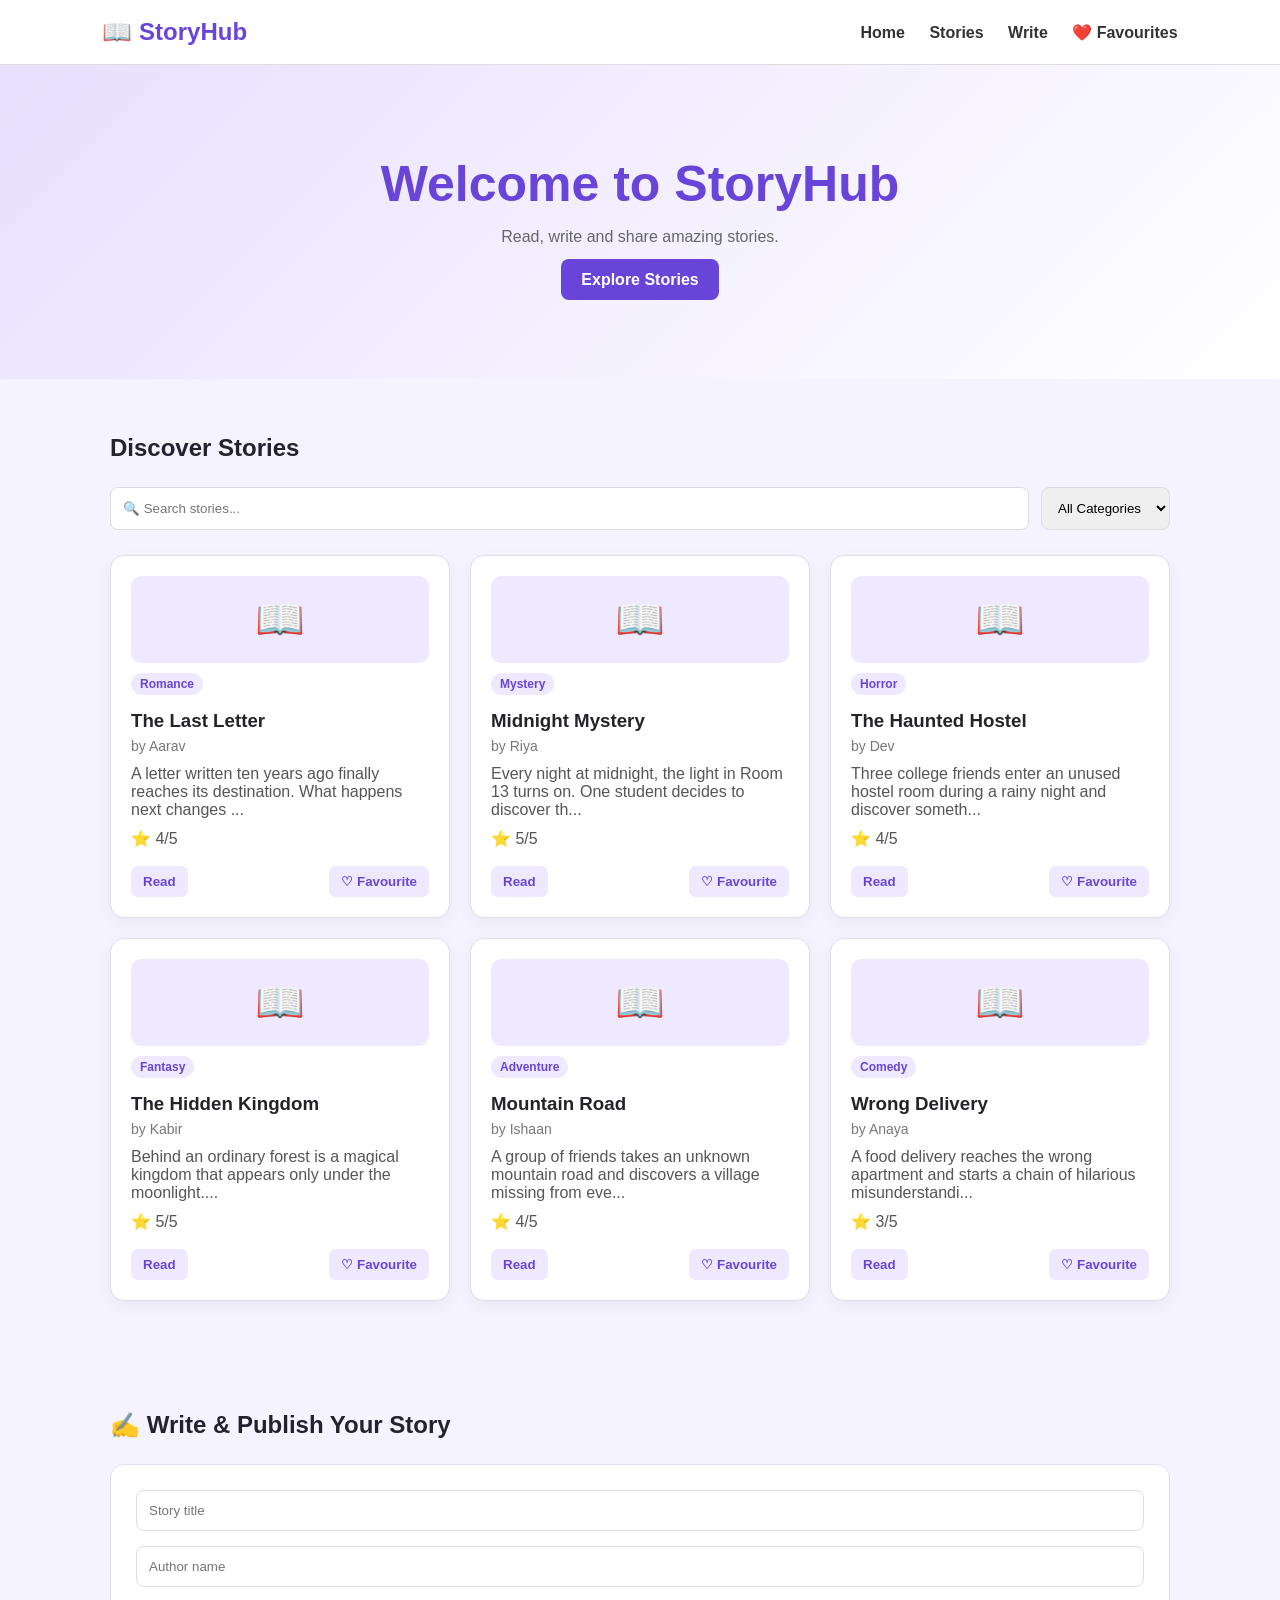
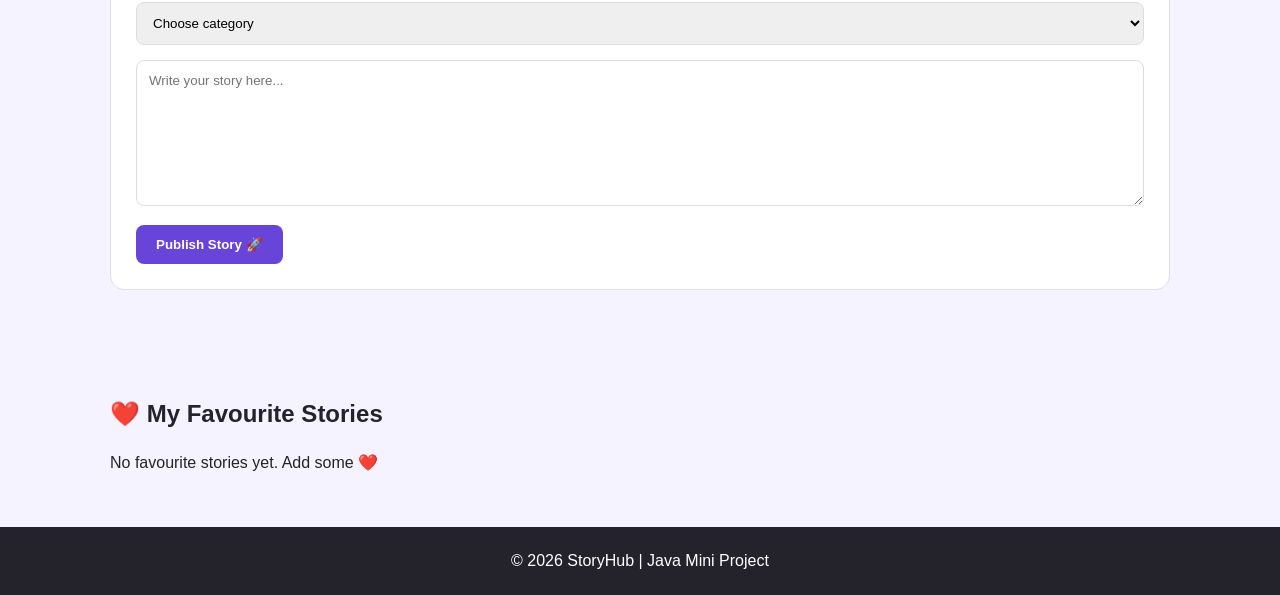
<file: frontend/index.html>
<!DOCTYPE html>
<html lang="en">
<head>
<meta charset="UTF-8">
<meta name="viewport" content="width=device-width, initial-scale=1.0">
<title>StoryHub</title>
<link rel="stylesheet" href="style.css">
</head>
<body>

<header>
    <h2>📖 StoryHub</h2>
    <nav>
        <a href="#home">Home</a>
        <a href="#stories">Stories</a>
        <a href="#write">Write</a>
        <a href="#favourites">❤️ Favourites</a>
    </nav>
</header>

<section id="home" class="hero">
    <h1>Welcome to StoryHub</h1>
    <p>Read, write and share amazing stories.</p>
    <a href="#stories" class="btn">Explore Stories</a>
</section>

<section id="stories" class="section">
    <h2>Discover Stories</h2>
    <div class="tools">
        <input id="search" type="text" placeholder="🔍 Search stories...">
        <select id="category">
            <option value="All">All Categories</option>
            <option>Romance</option><option>Mystery</option><option>Horror</option>
            <option>Adventure</option><option>Fantasy</option><option>Comedy</option>
        </select>
    </div>
    <div id="storyList" class="story-grid"></div>
</section>

<section id="write" class="section">
    <h2>✍️ Write & Publish Your Story</h2>
    <form id="storyForm">
        <input id="title" type="text" placeholder="Story title" required>
        <input id="author" type="text" placeholder="Author name" required>
        <select id="storyCategory" required>
            <option value="">Choose category</option>
            <option>Romance</option><option>Mystery</option><option>Horror</option>
            <option>Adventure</option><option>Fantasy</option><option>Comedy</option>
        </select>
        <textarea id="content" rows="8" placeholder="Write your story here..." required></textarea>
        <button class="btn" type="submit">Publish Story 🚀</button>
    </form>
</section>

<section id="favourites" class="section">
    <h2>❤️ My Favourite Stories</h2>
    <div id="favouriteList" class="story-grid"></div>
</section>

<div id="reader" class="reader hidden">
    <div class="reader-box">
        <button onclick="closeReader()" class="close">✕</button>
        <h2 id="readerTitle"></h2>
        <p id="readerAuthor"></p>
        <p id="readerCategory"></p>
        <hr>
        <p id="readerContent"></p>
        <h3>Give Rating</h3>
        <div id="ratingButtons"></div>
    </div>
</div>

<footer>© 2026 StoryHub | Java Mini Project</footer>
<script src="script.js"></script>
</body>
</html>
</file>
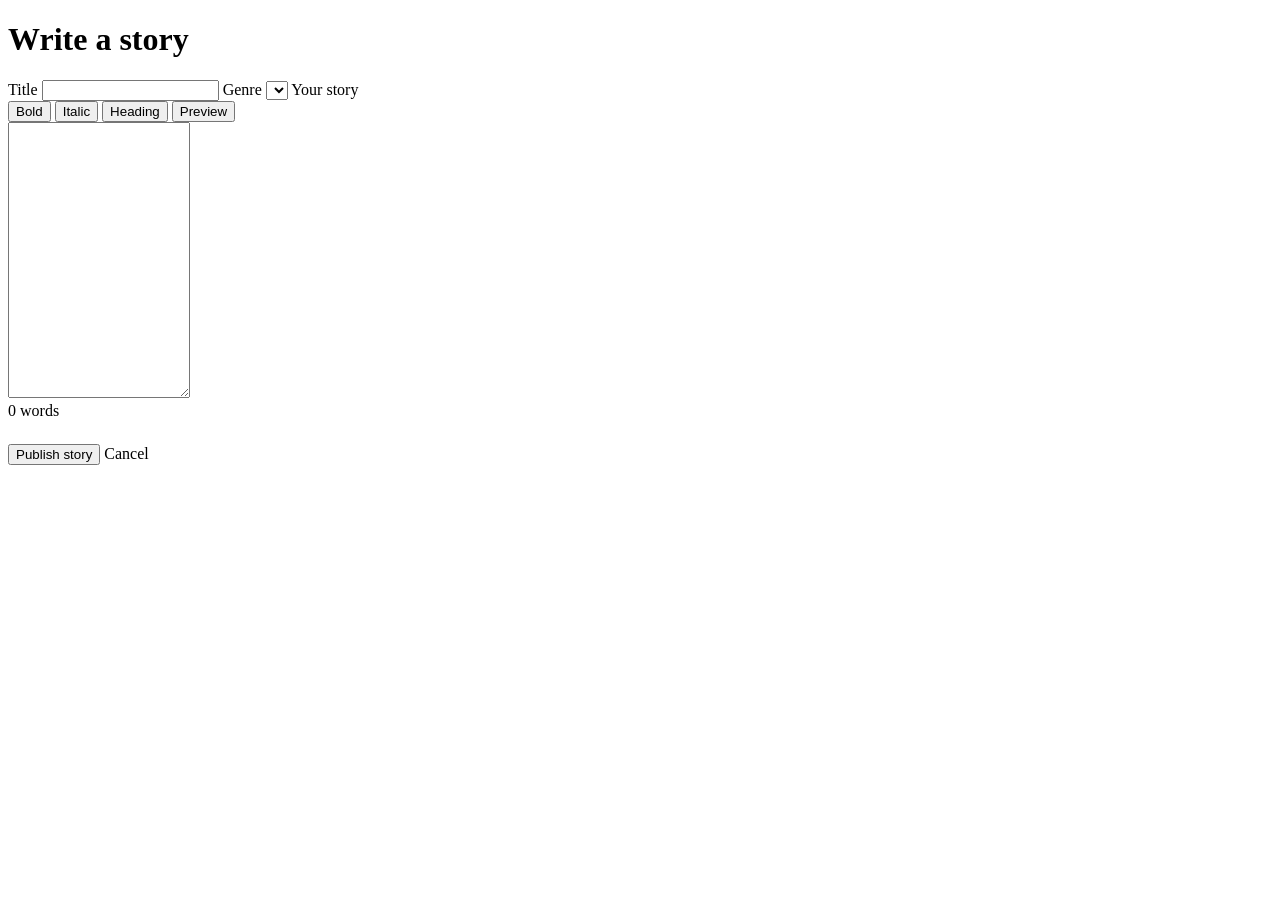
<file: target/classes/templates/editor.html>
<!DOCTYPE html>
<html xmlns:th="http://www.thymeleaf.org">
<!-- Used for both "write new story" and "edit story" -->
<head th:replace="~{fragments :: head('Write')}"></head>
<body>
<header th:replace="~{fragments :: nav}"></header>
<main class="form-page">
  <h1 th:text="${story.id == null} ? 'Write a story' : 'Edit your story'">Write a story</h1>
  <div class="error" th:if="${error}" th:text="${error}"></div>

  <form th:action="@{${action}}" method="post">
    <label for="title">Title</label>
    <input id="title" type="text" name="title" maxlength="150" th:value="${story.title}" required>

    <label for="category">Genre</label>
    <select id="category" name="category">
      <option th:each="c : ${categories}" th:value="${c}" th:text="${c}" th:selected="${c == story.category}"></option>
    </select>

    <label for="content">Your story</label>
    <div class="toolbar">
      <button type="button" data-wrap="**|**">Bold</button>
      <button type="button" data-wrap="*|*">Italic</button>
      <button type="button" data-wrap="# |">Heading</button>
      <button type="button" id="previewBtn">Preview</button>
    </div>
    <textarea id="content" name="content" rows="18" required th:text="${story.content}"></textarea>
    <div class="meta" id="wordCount">0 words</div>
    <div id="preview" class="preview story-text"></div>

    <p style="margin-top:24px">
      <button class="btn" th:text="${story.id == null} ? 'Publish story' : 'Save changes'">Publish story</button>
      <a class="btn ghost" th:href="@{/}">Cancel</a>
    </p>
  </form>
</main>
<footer th:replace="~{fragments :: footer}"></footer>
</body>
</html>
</file>
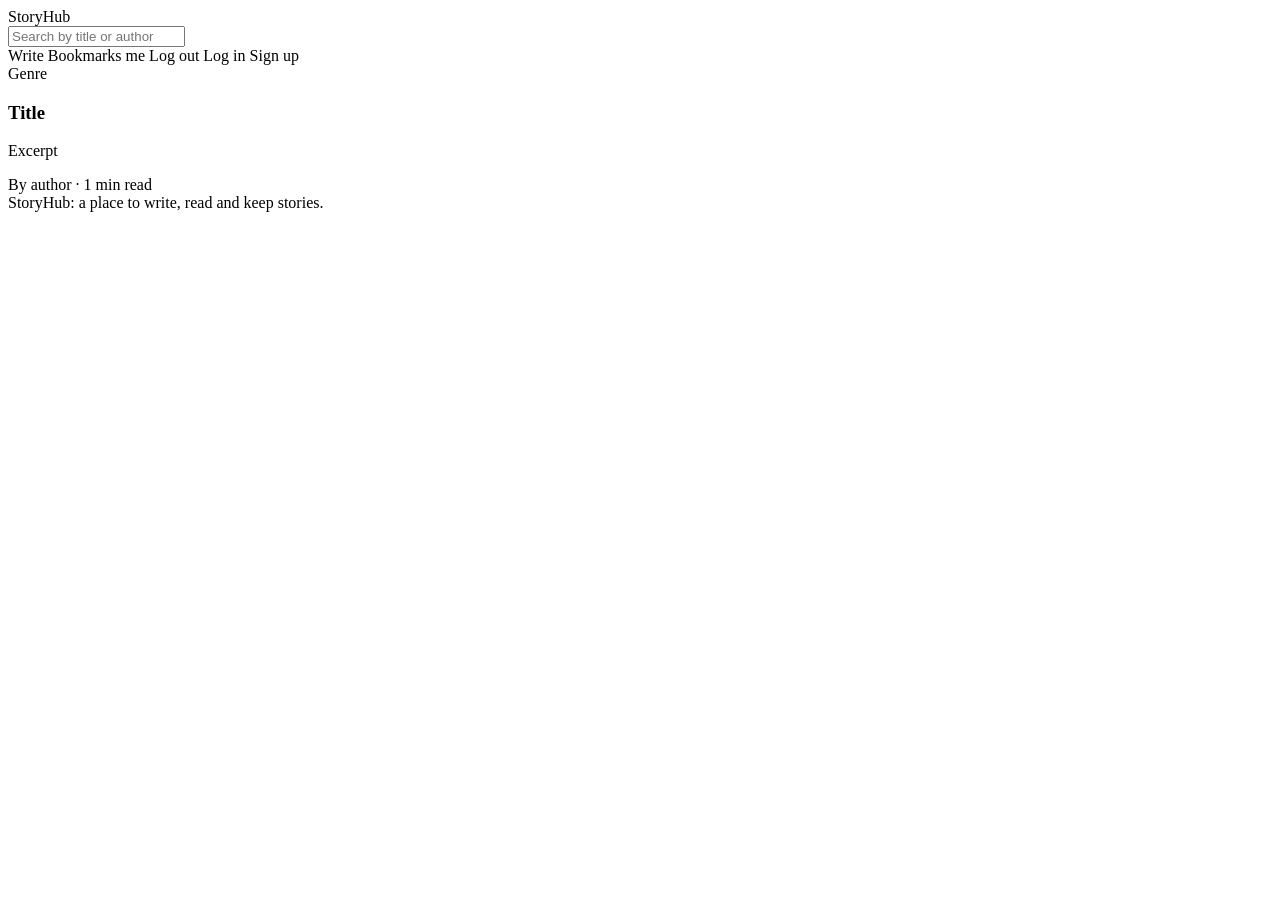
<file: target/classes/templates/fragments.html>
<!DOCTYPE html>
<html xmlns:th="http://www.thymeleaf.org">
<!-- Reusable pieces: <head>, navbar, footer, story card. Included in every page. -->
<head th:fragment="head(title)">
  <meta charset="UTF-8">
  <meta name="viewport" content="width=device-width, initial-scale=1">
  <title th:text="${title} + ' | StoryHub'">StoryHub</title>
  <link rel="preconnect" href="https://fonts.googleapis.com">
  <link href="https://fonts.googleapis.com/css2?family=Lora:ital,wght@0,400;0,600;0,700;1,400&family=Plus+Jakarta+Sans:wght@400;500;600;700&display=swap" rel="stylesheet">
  <link rel="stylesheet" th:href="@{/css/style.css}">
</head>
<body>
<header th:fragment="nav" class="nav">
  <div class="container">
    <a class="brand" th:href="@{/}">Story<span>Hub</span></a>
    <form class="search" th:action="@{/search}" method="get" autocomplete="off">
      <input id="searchBox" type="text" name="q" placeholder="Search by title or author" aria-label="Search stories">
      <div id="suggest" class="suggest"></div>
    </form>
    <nav class="links">
      <a th:href="@{/stories/new}">Write</a>
      <th:block th:if="${currentUser != null}">
        <a th:href="@{/favorites}">Bookmarks</a>
        <a th:href="@{/profile}" th:text="${currentUser.username}">me</a>
        <a th:href="@{/logout}">Log out</a>
      </th:block>
      <th:block th:if="${currentUser == null}">
        <a th:href="@{/login}">Log in</a>
        <a class="btn" th:href="@{/register}">Sign up</a>
      </th:block>
    </nav>
  </div>
</header>

<article th:fragment="card(s)" class="card">
  <span class="tag" th:text="${s.category}">Genre</span>
  <h3><a th:href="@{/stories/{id}(id=${s.id})}" th:text="${s.title}">Title</a></h3>
  <p class="excerpt" th:text="${s.excerpt}">Excerpt</p>
  <div class="meta">By <span th:text="${s.author.username}">author</span> · <span th:text="${s.readingMinutes}">1</span> min read</div>
</article>

<footer th:fragment="footer" class="footer">
  <div class="container">StoryHub: a place to write, read and keep stories.</div>
  <script th:src="@{/js/app.js}"></script>
</footer>
</html>
</file>
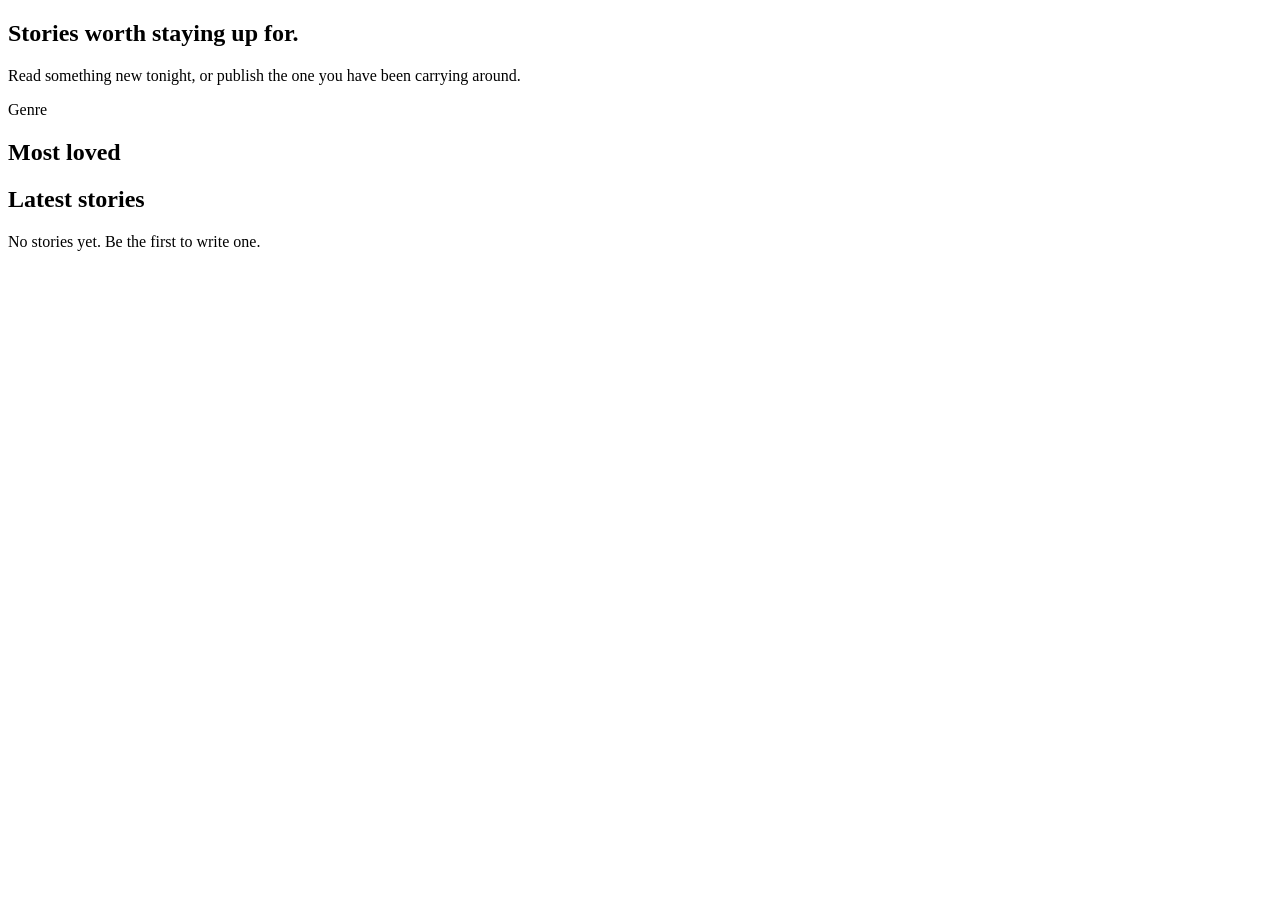
<file: target/classes/templates/home.html>
<!DOCTYPE html>
<html xmlns:th="http://www.thymeleaf.org">
<head th:replace="~{fragments :: head('Home')}"></head>
<body>
<header th:replace="~{fragments :: nav}"></header>
<main class="container">
  <section class="hero">
    <h1>Stories worth staying up for.</h1>
    <p>Read something new tonight, or publish the one you have been carrying around.</p>
    <div class="chips">
      <a class="chip" th:each="c : ${categories}" th:href="@{/category/{c}(c=${c})}" th:text="${c}">Genre</a>
    </div>
  </section>

  <h2 class="section-title">Most loved</h2>
  <div class="grid">
    <th:block th:each="s : ${featured}"><th:block th:replace="~{fragments :: card(${s})}"></th:block></th:block>
  </div>

  <h2 class="section-title">Latest stories</h2>
  <div class="grid">
    <th:block th:each="s : ${latest}"><th:block th:replace="~{fragments :: card(${s})}"></th:block></th:block>
  </div>
  <p class="empty" th:if="${#lists.isEmpty(latest)}">No stories yet. Be the first to write one.</p>
</main>
<footer th:replace="~{fragments :: footer}"></footer>
</body>
</html>
</file>
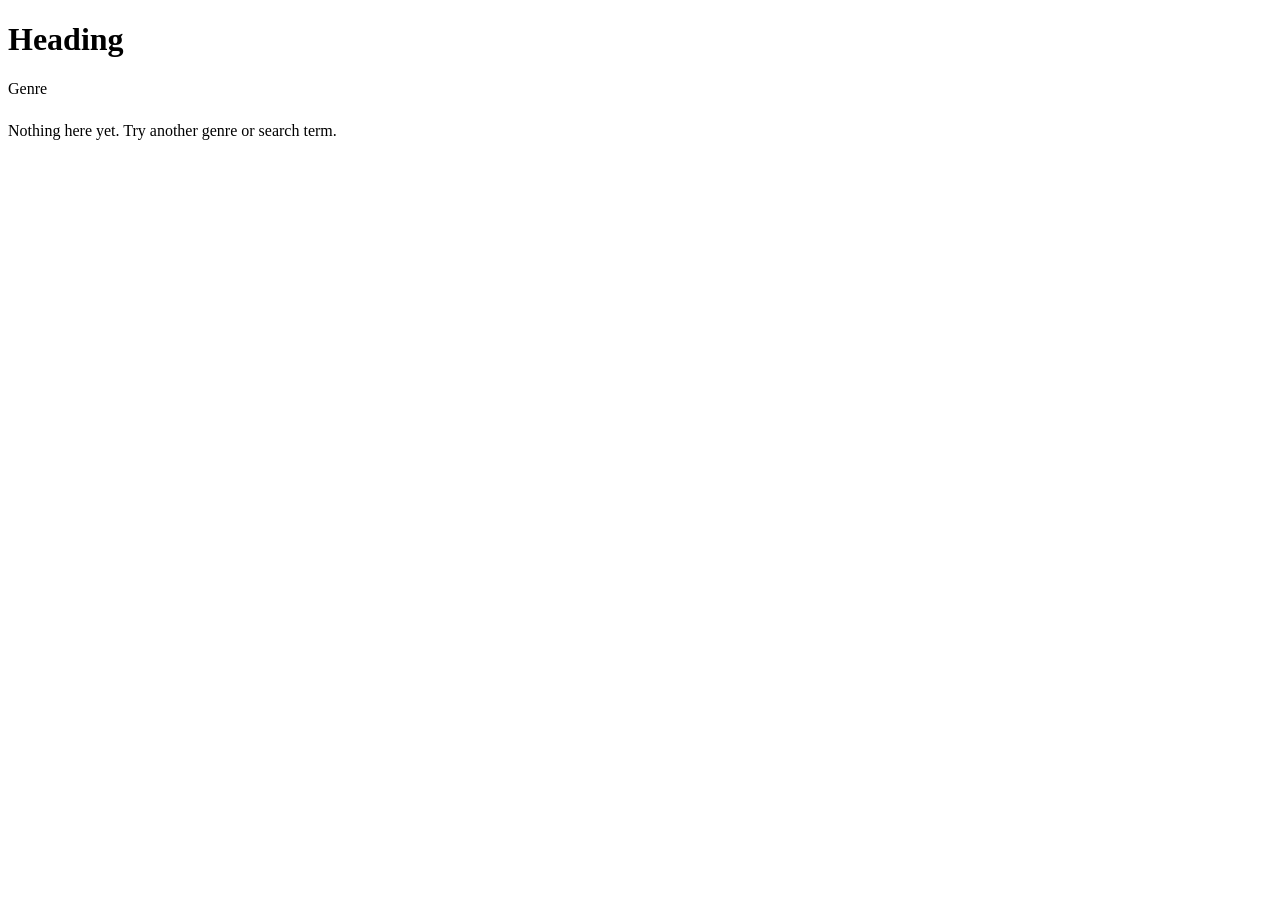
<file: target/classes/templates/list.html>
<!DOCTYPE html>
<html xmlns:th="http://www.thymeleaf.org">
<!-- One template for category pages, search results and bookmarks -->
<head th:replace="~{fragments :: head(${heading})}"></head>
<body>
<header th:replace="~{fragments :: nav}"></header>
<main class="container">
  <h1 class="section-title" th:text="${heading}">Heading</h1>
  <div class="chips">
    <a class="chip" th:each="c : ${categories}" th:href="@{/category/{c}(c=${c})}" th:text="${c}">Genre</a>
  </div>
  <div class="grid" style="margin-top:24px">
    <th:block th:each="s : ${stories}"><th:block th:replace="~{fragments :: card(${s})}"></th:block></th:block>
  </div>
  <p class="empty" th:if="${#lists.isEmpty(stories)}">Nothing here yet. Try another genre or search term.</p>
</main>
<footer th:replace="~{fragments :: footer}"></footer>
</body>
</html>
</file>
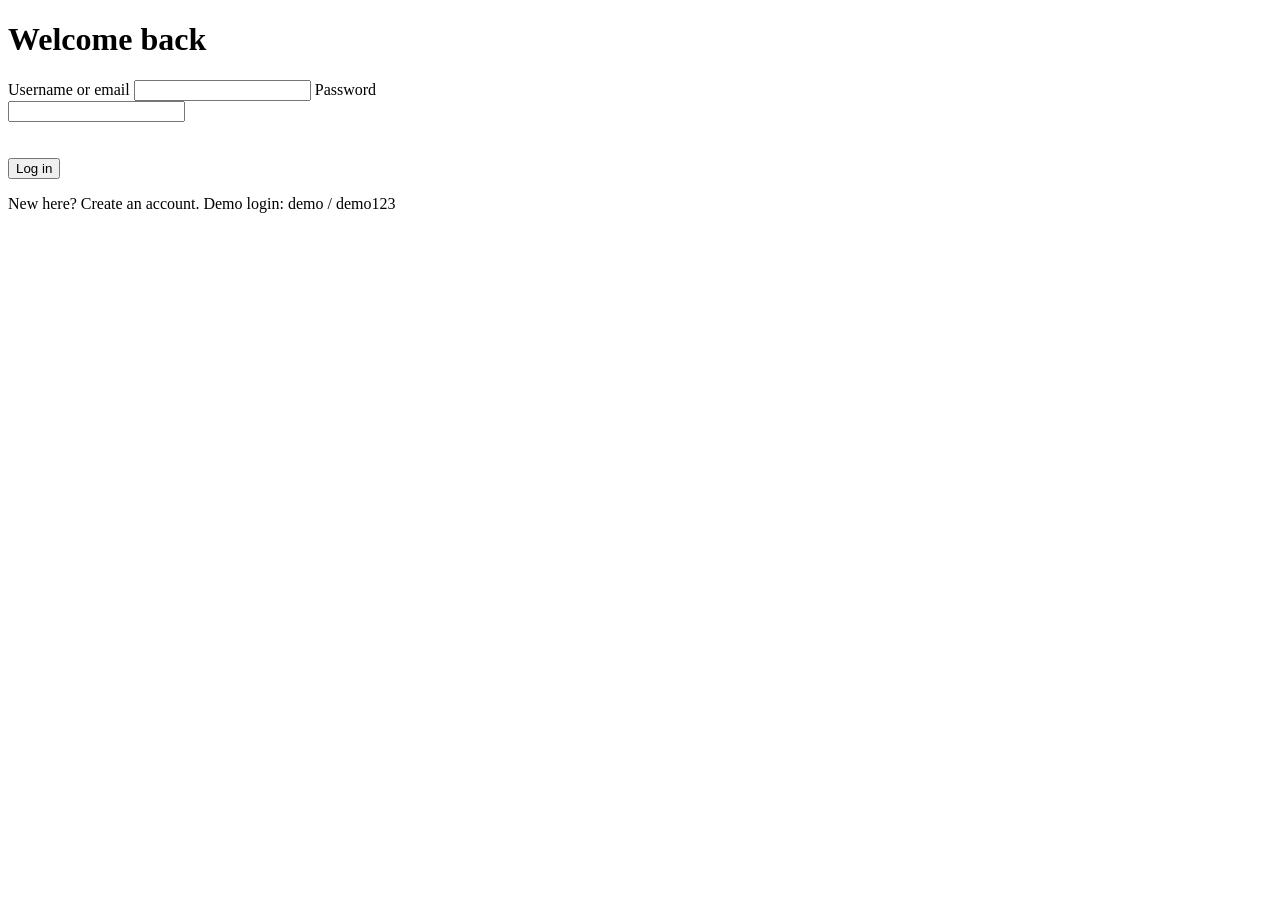
<file: target/classes/templates/login.html>
<!DOCTYPE html>
<html xmlns:th="http://www.thymeleaf.org">
<head th:replace="~{fragments :: head('Log in')}"></head>
<body>
<header th:replace="~{fragments :: nav}"></header>
<main class="form-page" style="max-width:460px">
  <h1>Welcome back</h1>
  <div class="error" th:if="${error}" th:text="${error}"></div>
  <form th:action="@{/login}" method="post">
    <label for="login">Username or email</label>
    <input id="login" type="text" name="login" required>
    <label for="password">Password</label>
    <input id="password" type="password" name="password" required>
    <p><button class="btn" style="margin-top:20px">Log in</button></p>
  </form>
  <p class="meta">New here? <a th:href="@{/register}">Create an account</a>. Demo login: demo / demo123</p>
</main>
<footer th:replace="~{fragments :: footer}"></footer>
</body>
</html>
</file>
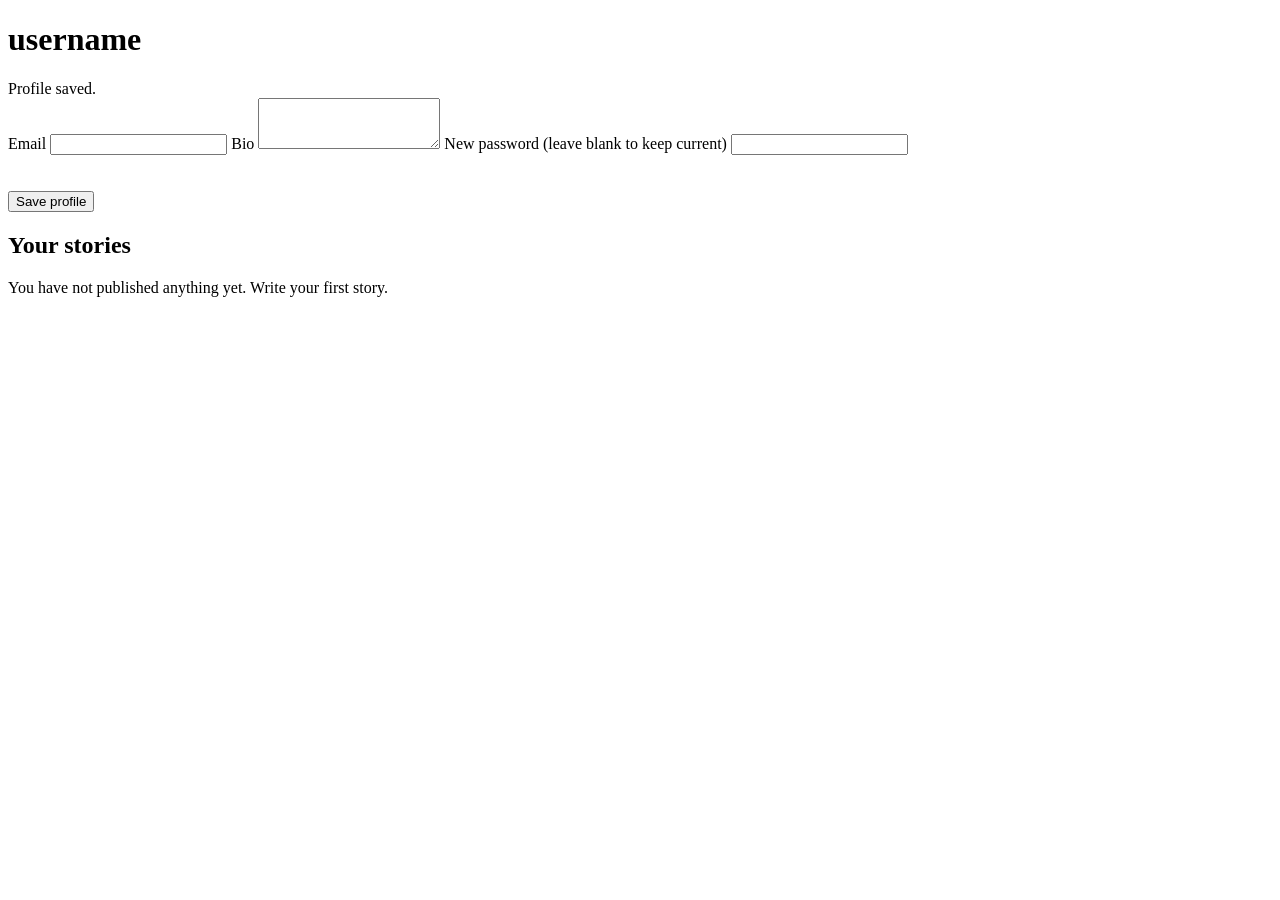
<file: target/classes/templates/profile.html>
<!DOCTYPE html>
<html xmlns:th="http://www.thymeleaf.org">
<head th:replace="~{fragments :: head('Profile')}"></head>
<body>
<header th:replace="~{fragments :: nav}"></header>
<main class="container">
  <div class="form-page" style="padding-bottom:0">
    <h1 th:text="${currentUser.username}">username</h1>
    <div class="ok" th:if="${param.saved}">Profile saved.</div>
    <div class="error" th:if="${error}" th:text="${error}"></div>
    <form th:action="@{/profile}" method="post">
      <label for="email">Email</label>
      <input id="email" type="email" name="email" th:value="${currentUser.email}" required>
      <label for="bio">Bio</label>
      <textarea id="bio" name="bio" rows="3" maxlength="500" th:text="${currentUser.bio}"></textarea>
      <label for="newPassword">New password (leave blank to keep current)</label>
      <input id="newPassword" type="password" name="newPassword" minlength="6">
      <p><button class="btn" style="margin-top:20px">Save profile</button></p>
    </form>
  </div>

  <h2 class="section-title">Your stories</h2>
  <div class="grid">
    <th:block th:each="s : ${myStories}"><th:block th:replace="~{fragments :: card(${s})}"></th:block></th:block>
  </div>
  <p class="empty" th:if="${#lists.isEmpty(myStories)}">You have not published anything yet. <a th:href="@{/stories/new}">Write your first story</a>.</p>
</main>
<footer th:replace="~{fragments :: footer}"></footer>
</body>
</html>
</file>
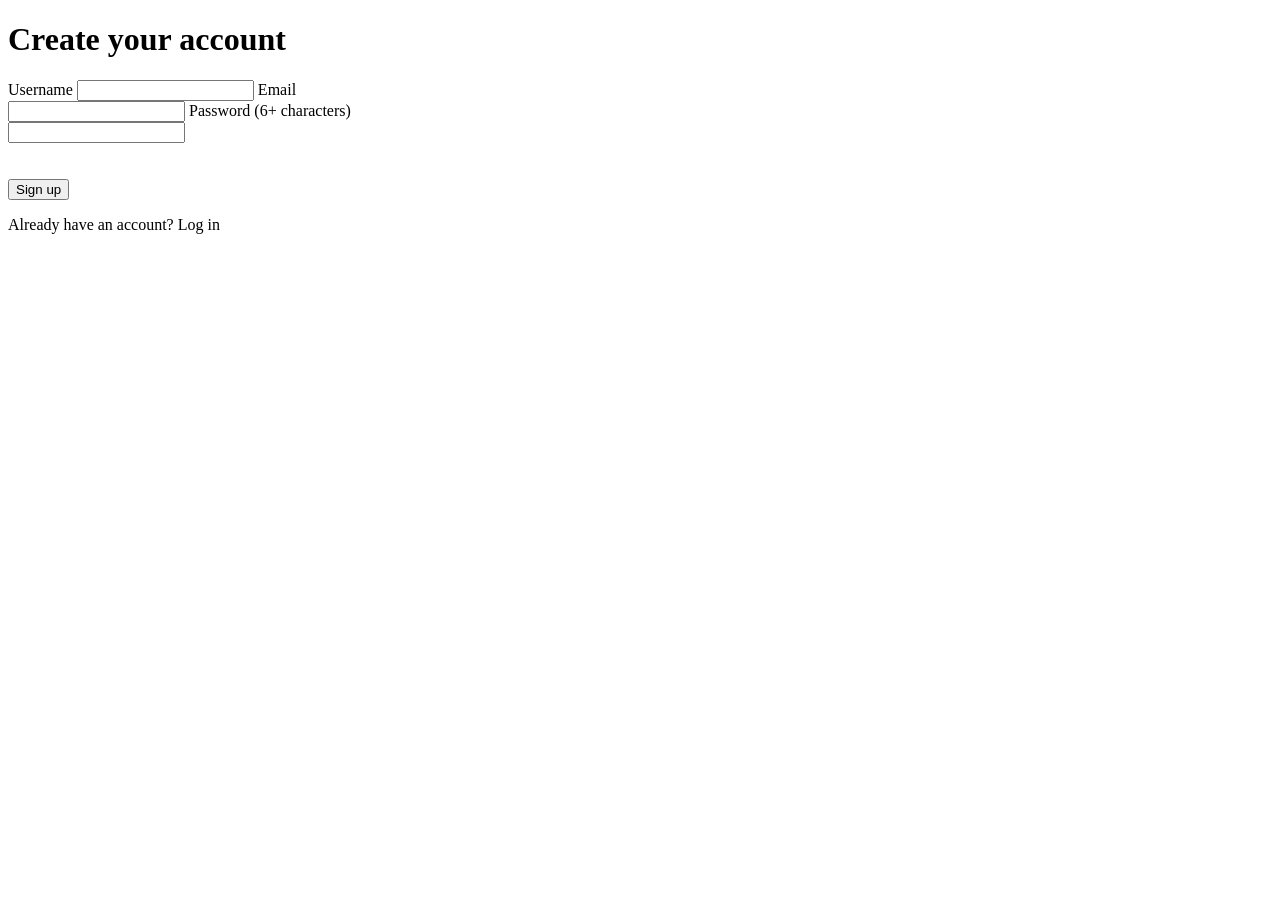
<file: target/classes/templates/register.html>
<!DOCTYPE html>
<html xmlns:th="http://www.thymeleaf.org">
<head th:replace="~{fragments :: head('Sign up')}"></head>
<body>
<header th:replace="~{fragments :: nav}"></header>
<main class="form-page" style="max-width:460px">
  <h1>Create your account</h1>
  <div class="error" th:if="${error}" th:text="${error}"></div>
  <form th:action="@{/register}" method="post">
    <label for="username">Username</label>
    <input id="username" type="text" name="username" minlength="3" maxlength="40" required>
    <label for="email">Email</label>
    <input id="email" type="email" name="email" required>
    <label for="password">Password (6+ characters)</label>
    <input id="password" type="password" name="password" minlength="6" required>
    <p><button class="btn" style="margin-top:20px">Sign up</button></p>
  </form>
  <p class="meta">Already have an account? <a th:href="@{/login}">Log in</a></p>
</main>
<footer th:replace="~{fragments :: footer}"></footer>
</body>
</html>
</file>
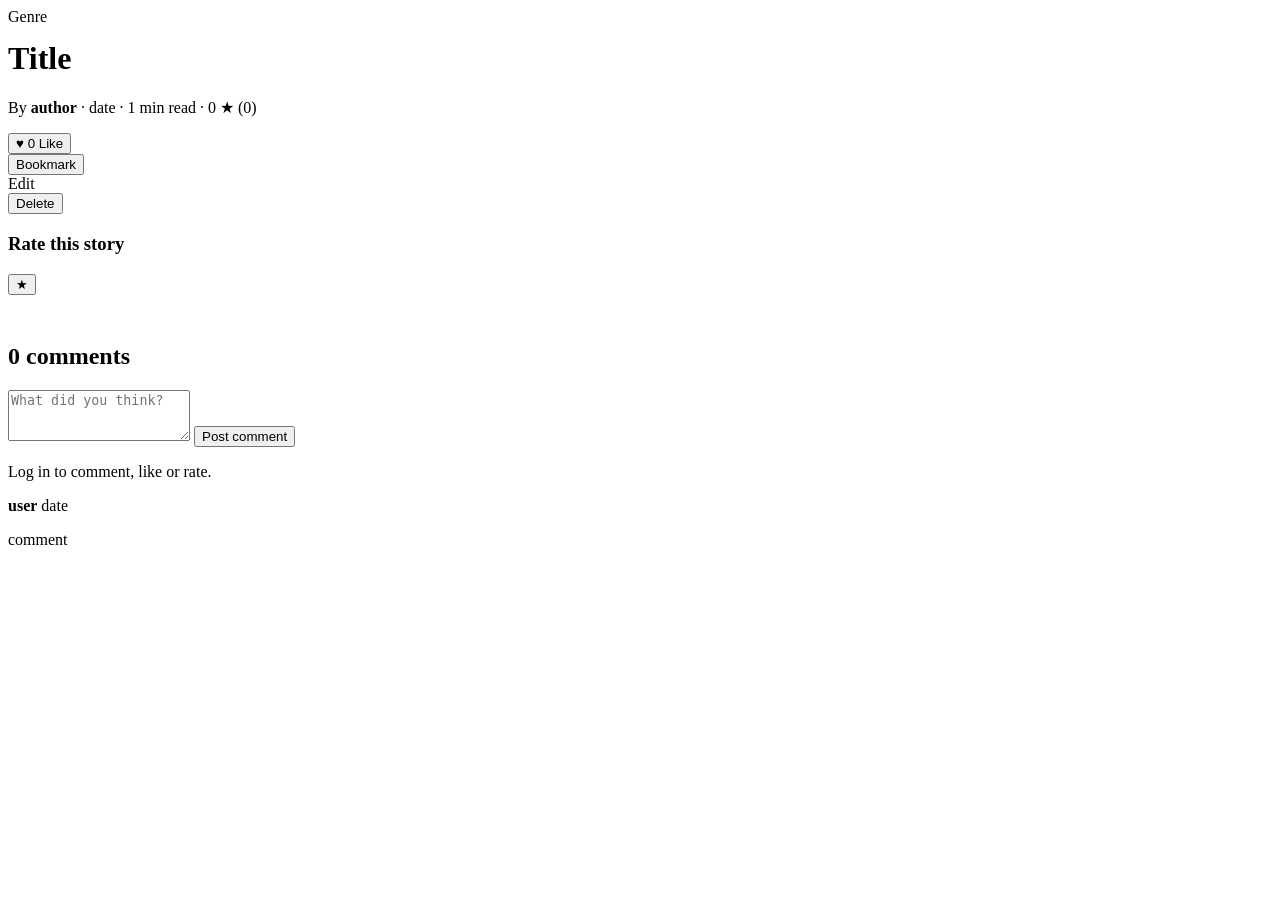
<file: target/classes/templates/story.html>
<!DOCTYPE html>
<html xmlns:th="http://www.thymeleaf.org">
<head th:replace="~{fragments :: head(${story.title})}"></head>
<body>
<header th:replace="~{fragments :: nav}"></header>
<main class="reader">
  <span class="tag" th:text="${story.category}">Genre</span>
  <h1 style="margin-top:14px" th:text="${story.title}">Title</h1>
  <p class="byline">
    By <strong th:text="${story.author.username}">author</strong> ·
    <span th:text="${#temporals.format(story.createdAt,'dd MMM yyyy')}">date</span> ·
    <span th:text="${story.readingMinutes}">1</span> min read ·
    <span th:text="${avgRating}">0</span> ★ (<span th:text="${ratingCount}">0</span>)
  </p>

  <div class="actions">
    <form th:action="@{/stories/{id}/like(id=${story.id})}" method="post">
      <button class="btn ghost" th:classappend="${liked} ? 'active'">♥ <span th:text="${likeCount}">0</span> <span th:text="${liked} ? 'Liked' : 'Like'">Like</span></button>
    </form>
    <form th:action="@{/stories/{id}/favorite(id=${story.id})}" method="post">
      <button class="btn ghost" th:classappend="${favorited} ? 'active'" th:text="${favorited} ? 'Bookmarked' : 'Bookmark'">Bookmark</button>
    </form>
    <th:block th:if="${currentUser != null and currentUser.id == story.author.id}">
      <a class="btn ghost" th:href="@{/stories/{id}/edit(id=${story.id})}">Edit</a>
      <form th:action="@{/stories/{id}/delete(id=${story.id})}" method="post" onsubmit="return confirm('Delete this story for good?')">
        <button class="btn danger">Delete</button>
      </form>
    </th:block>
  </div>

  <!-- Raw text is stored here (hidden); app.js turns it into formatted paragraphs -->
  <div id="rawContent" hidden th:text="${story.content}"></div>
  <article id="storyBody" class="story-text"></article>

  <section class="engage">
    <h3 th:text="${myRating > 0} ? 'Your rating' : 'Rate this story'">Rate this story</h3>
    <form th:action="@{/stories/{id}/rate(id=${story.id})}" method="post" class="stars">
      <button th:each="i : ${#numbers.sequence(1,5)}" class="star" th:classappend="${myRating >= i} ? 'on'"
              name="stars" th:value="${i}" th:attr="aria-label=${i} + ' stars'">★</button>
    </form>
  </section>

  <section id="comments" style="margin-top:48px">
    <h2><span th:text="${#lists.size(comments)}">0</span> comments</h2>
    <form th:if="${currentUser != null}" th:action="@{/stories/{id}/comment(id=${story.id})}" method="post">
      <textarea name="text" rows="3" maxlength="1000" placeholder="What did you think?" required></textarea>
      <button class="btn" style="margin-top:10px">Post comment</button>
    </form>
    <p th:if="${currentUser == null}"><a th:href="@{/login}">Log in</a> to comment, like or rate.</p>
    <div class="comment" th:each="c : ${comments}">
      <strong th:text="${c.user.username}">user</strong>
      <span class="meta" th:text="${#temporals.format(c.createdAt,'dd MMM yyyy')}">date</span>
      <p th:text="${c.text}">comment</p>
    </div>
  </section>
</main>
<footer th:replace="~{fragments :: footer}"></footer>
</body>
</html>
</file>
<file: frontend/style.css>
*{box-sizing:border-box;margin:0;padding:0}
body{font-family:Arial,sans-serif;background:#f5f3ff;color:#24232b}
header{background:#fff;padding:18px 8%;display:flex;justify-content:space-between;align-items:center;border-bottom:1px solid #ddd;position:sticky;top:0;z-index:10}
header h2{color:#6845d8}nav a{margin-left:20px;text-decoration:none;color:#333;font-weight:bold}nav a:hover{color:#6845d8}
.hero{text-align:center;padding:90px 20px;background:linear-gradient(135deg,#e8e0ff,#fff)}
.hero h1{font-size:50px;color:#6845d8}.hero p{margin:15px 0 25px;color:#666}
.btn{border:0;background:#6845d8;color:#fff;padding:12px 20px;border-radius:8px;cursor:pointer;font-weight:bold;text-decoration:none}.btn:hover{background:#5032b5}
.section{max-width:1100px;margin:auto;padding:55px 20px}.section h2{margin-bottom:25px}
.tools{display:flex;gap:12px;margin-bottom:25px}.tools input,.tools select{padding:12px;border:1px solid #ddd;border-radius:8px}.tools input{flex:1}
.story-grid{display:grid;grid-template-columns:repeat(3,1fr);gap:20px}
.story-card{background:#fff;padding:20px;border-radius:14px;border:1px solid #e1ddec;box-shadow:0 5px 15px rgba(0,0,0,.05)}
.story-card .icon{font-size:40px;background:#eee9ff;padding:20px;text-align:center;border-radius:10px}
.story-card h3{margin:15px 0 5px}.author{color:#777;font-size:14px}
.category{display:inline-block;margin-top:10px;padding:4px 9px;border-radius:20px;background:#eee9ff;color:#6845d8;font-size:12px;font-weight:bold}
.story-card p{margin-top:10px;color:#555}.card-buttons{display:flex;justify-content:space-between;margin-top:18px;gap:8px}
.small-btn{border:0;padding:8px 12px;border-radius:7px;cursor:pointer;background:#eee9ff;color:#6845d8;font-weight:bold}.small-btn:hover{background:#6845d8;color:white}
form{background:#fff;padding:25px;border-radius:14px;border:1px solid #e1ddec}form input,form select,form textarea{width:100%;padding:12px;margin-bottom:15px;border:1px solid #ddd;border-radius:8px;font-family:Arial}form textarea{resize:vertical}
.reader{position:fixed;inset:0;background:rgba(0,0,0,.6);display:flex;justify-content:center;align-items:center;padding:20px;z-index:20}
.reader-box{background:#fff;max-width:700px;width:100%;max-height:85vh;overflow-y:auto;padding:30px;border-radius:15px;position:relative}.reader-box h2{color:#6845d8}
.reader-box #readerContent{line-height:1.8;margin-top:20px;white-space:pre-wrap}.close{position:absolute;right:18px;top:15px;border:0;background:#eee;padding:8px;border-radius:50%;cursor:pointer}
#ratingButtons button{border:0;background:none;font-size:28px;cursor:pointer}.hidden{display:none}
footer{text-align:center;padding:25px;background:#24232b;color:#fff}
@media(max-width:750px){header{flex-direction:column;gap:12px}nav a{margin:0 5px;font-size:13px}.hero h1{font-size:38px}.story-grid{grid-template-columns:1fr}.tools{flex-direction:column}}
</file>
